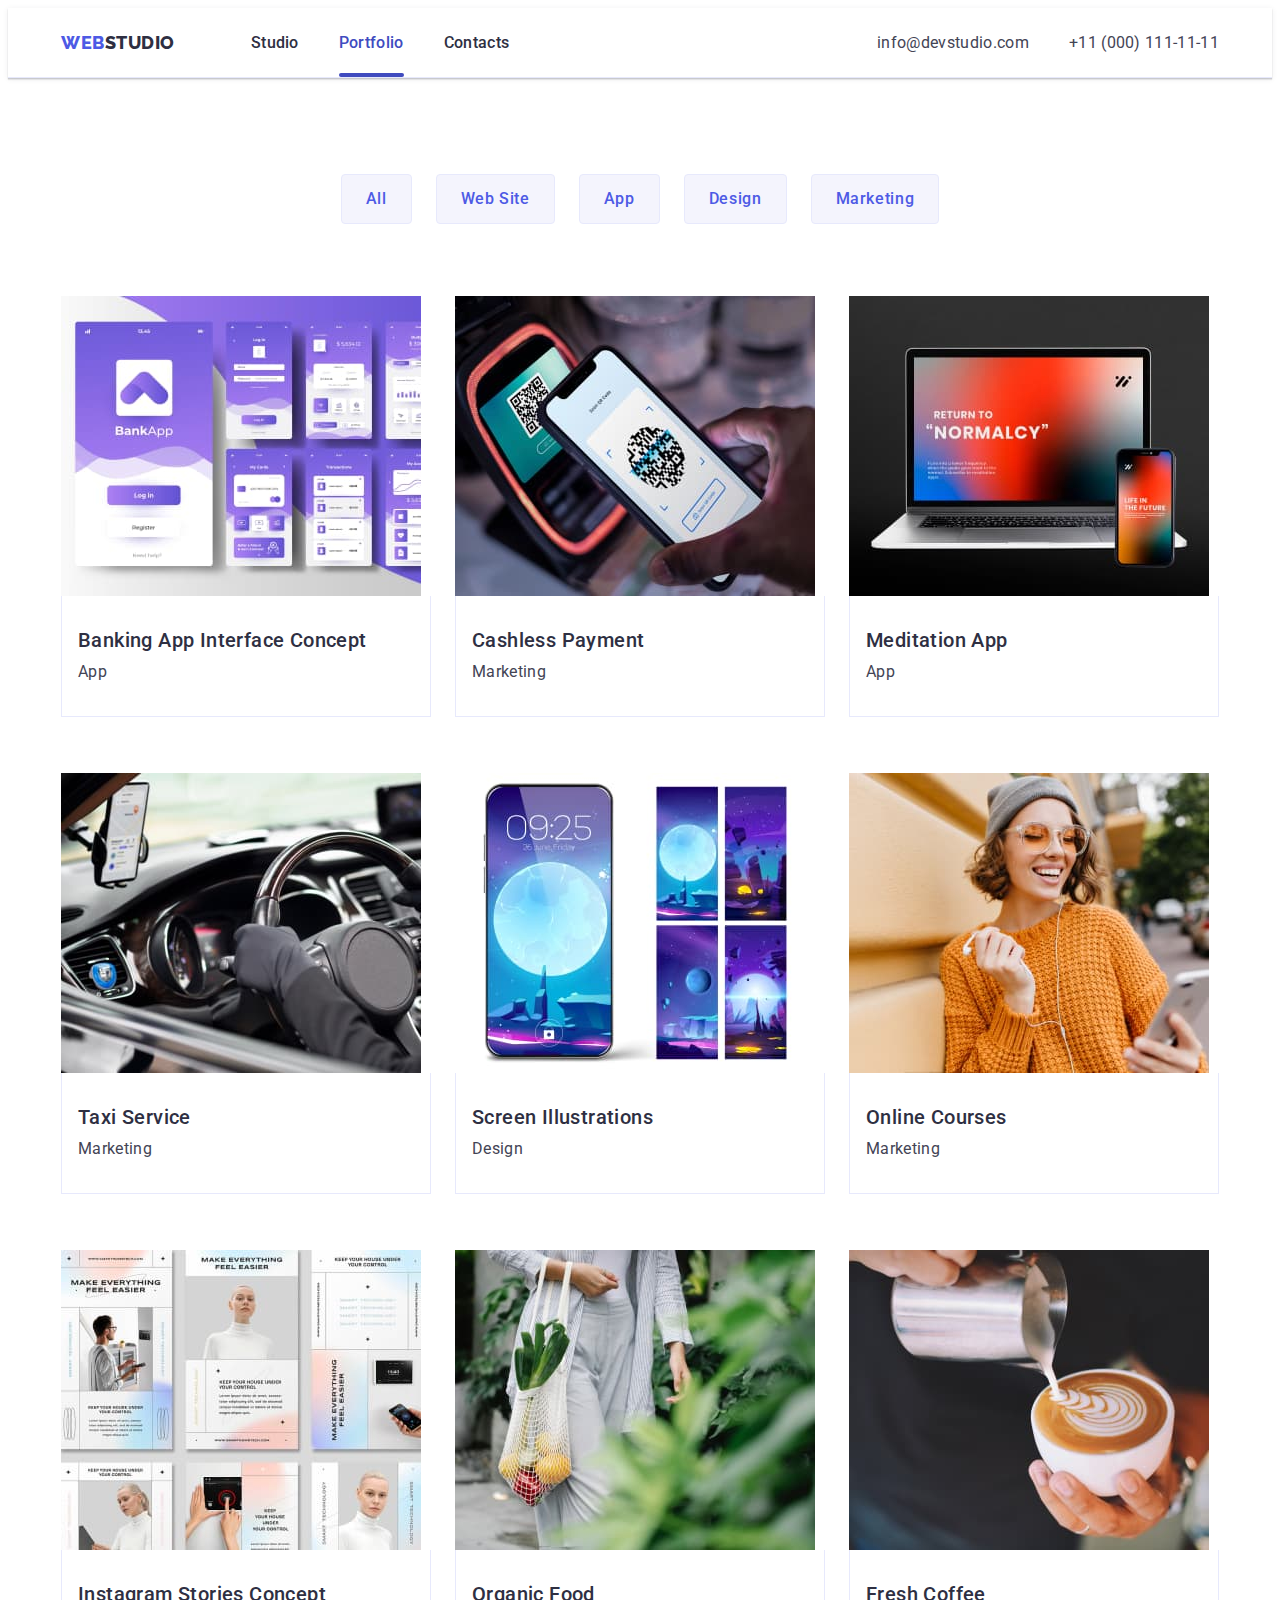
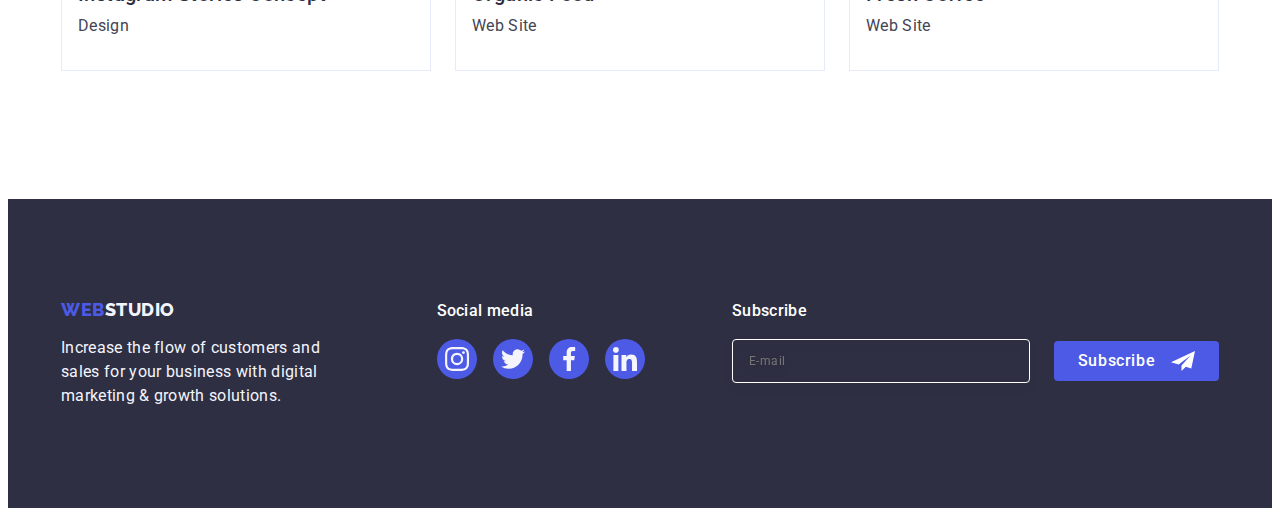
<file: portfolio.html>
<!DOCTYPE html>
<html lang="en">
  <head>
    <meta charset="UTF-8" />
    <meta name="viewport" content="width=device-width, initial-scale=1.0" />
    <title>Portfolio</title>
    <link rel="preconnect" href="https://fonts.googleapis.com" />
    <link rel="preconnect" href="https://fonts.gstatic.com" crossorigin />
    <link
      href="https://fonts.googleapis.com/css2?family=Raleway:wght@800&family=Roboto:wght@400;500;700&display=swap"
      rel="stylesheet"
    />
    <link
      rel="stylesheet"
      href="https://cdnjs.cloudflare.com/ajax/libs/modern-normalize/2.0.0/modern-normalize.min.css"
      integrity="sha512-4xo8blKMVCiXpTaLzQSLSw3KFOVPWhm/TRtuPVc4WG6kUgjH6J03IBuG7JZPkcWMxJ5huwaBpOpnwYElP/m6wg=="
      crossorigin="anonymous"
      referrerpolicy="no-referrer"
    />
    <link rel="stylesheet" href="css/styles.css" />
  </head>
  <body class="portfolio">
    <!-- Header -->
    <header class="headder-top">
      <div class="container nav-container">
        <nav class="link nav-headder">
          <a href="/" class="logo-link link"
            >Web<span class="link-header">Studio</span></a
          >

          <ul class="list hedder-menu">
            <li class="list-item">
              <a href="./index.html" class="nav-link link">Studio</a>
            </li>
            <li class="list-item">
              <a href="./portfolio.html" class="nav-link current link">Portfolio</a>
            </li>
            <li class="list-item">
              <a href="" class="nav-link link">Contacts</a>
            </li>
          </ul>
        </nav>

        <address class="address">
          <ul class="list adress-list">
            <li class="contact-link">
              <a href="maito:info@devstudio.com" class="contact-link link"
                >info@devstudio.com</a
              >
            </li>
            <li class="contact-link">
              <a href="tel:+110001111111" class="contact-link link"
                >+11 (000) 111-11-11</a
              >
            </li>
          </ul>
        </address>
      </div>
    </header>

    <!-- main content -->
    <!-- section 1 -->
    <main>
      <section class="section portfolio">
        <div class="container">
          <h1 class="visually-hidden">Apps</h1>
          <ul class="list portfolio-buuton">
            <li>
              <button type="button" class="button-portfolio">All</button>
            </li>
            <li>
              <button type="button" class="button-portfolio">Web Site</button>
            </li>
            <li>
              <button type="button" class="button-portfolio">App</button>
            </li>
            <li>
              <button type="button" class="button-portfolio">Design</button>
            </li>
            <li>
              <button type="button" class="button-portfolio">Marketing</button>
            </li>
          </ul>

          <ul class="list portfolio-apps">
            <li class="portfolio-apps-list link">
              <a href="" class="link portfolio-link">
                <div class="galery__thumb"><img
                  src="./images/img.jpg"
                  alt="Banking App Interface Concept"
                  width="360"
                  class="img"
                />
                <p class="galery__overlay">14 Stylish and User-Friendly App Design Concepts · Task Manager App · Calorie Tracker App · Exotic Fruit Ecommerce App · Cloud Storage App</p></div>

                <div class="portfolio-apps-text">
                  <h2 class="portfolio-title">Banking App Interface Concept</h2>
                  <p class="portfolio-text">App</p>
                </div>
              </a>
            </li>
            <li class="link portfolio-apps-list">
              <a href="" class="link portfolio-link">
                <div class="galery__thumb"><img
                  src="./images/cashless.jpg"
                  alt="Cashless Payment"
                  width="360"
                  class="img"
                />
                <p class="galery__overlay">14 Stylish and User-Friendly App Design Concepts · Task Manager App · Calorie Tracker App · Exotic Fruit Ecommerce App · Cloud Storage App</p></div>

                <div class="portfolio-apps-text">
                  <h2 class="portfolio-title">Cashless Payment</h2>
                  <p class="portfolio-text">Marketing</p>
                </div>
              </a>
            </li>
            <li class="link portfolio-apps-list">
              <a href="" class="link portfolio-link">
                <div class="galery__thumb"><img
                  src="./images/meditation.jpg"
                  alt="Meditation App"
                  width="360"
                  class="img"
                />
                <p class="galery__overlay">14 Stylish and User-Friendly App Design Concepts · Task Manager App · Calorie Tracker App · Exotic Fruit Ecommerce App · Cloud Storage App</p></div>

                <div class="portfolio-apps-text">
                  <h2 class="portfolio-title">Meditation App</h2>
                  <p class="portfolio-text">App</p>
                </div>
              </a>
            </li>
            <li class="link portfolio-apps-list">
              <a href="" class="link portfolio-link">
                <div class="galery__thumb"><img
                  src="./images/taxi.jpg"
                  alt="Taxi Service"
                  width="360"
                  class="img"
                />
                <p class="galery__overlay">14 Stylish and User-Friendly App Design Concepts · Task Manager App · Calorie Tracker App · Exotic Fruit Ecommerce App · Cloud Storage App</p></div>

                <div class="portfolio-apps-text">
                  <h2 class="portfolio-title">Taxi Service</h2>
                  <p class="portfolio-text">Marketing</p>
                </div>
              </a>
            </li>
            <li class="link portfolio-apps-list">
              <a href="" class="link portfolio-link">
                <div class="galery__thumb"><img
                  src="./images/screen.jpg"
                  alt="Screen Illustrations"
                  width="360"
                  class="img"
                />
                <p class="galery__overlay">14 Stylish and User-Friendly App Design Concepts · Task Manager App · Calorie Tracker App · Exotic Fruit Ecommerce App · Cloud Storage App</p></div>

                <div class="portfolio-apps-text">
                  <h2 class="portfolio-title">Screen Illustrations</h2>
                  <p class="portfolio-text">Design</p>
                </div>
              </a>
            </li>
            <li class="link portfolio-apps-list">
              <a href="" class="link portfolio-link">
                <div class="galery__thumb"><img
                  src="./images/online.jpg"
                  alt="Online Courses"
                  width="360"
                  class="img"
                />
                <p class="galery__overlay">14 Stylish and User-Friendly App Design Concepts · Task Manager App · Calorie Tracker App · Exotic Fruit Ecommerce App · Cloud Storage App</p></div>

                <div class="portfolio-apps-text">
                  <h2 class="portfolio-title">Online Courses</h2>
                  <p class="portfolio-text">Marketing</p>
                </div>
              </a>
            </li>
            <li class="link portfolio-apps-list">
              <a href="" class="link portfolio-link">
                <div class="galery__thumb"><img
                  src="./images/intagram.jpg"
                  alt="Instagram Stories Concept"
                  width="360"
                  class="img"
                />
                <p class="galery__overlay">14 Stylish and User-Friendly App Design Concepts · Task Manager App · Calorie Tracker App · Exotic Fruit Ecommerce App · Cloud Storage App</p></div>

                <div class="portfolio-apps-text">
                  <h2 class="portfolio-title">Instagram Stories Concept</h2>
                  <p class="portfolio-text">Design</p>
                </div>
              </a>
            </li>
            <li class="link portfolio-apps-list">
              <a href="" class="link portfolio-link">
                <div class="galery__thumb"><img
                  src="./images/organic.jpg"
                  alt="Organic Food"
                  width="360"
                  class="img"
                />
                <p class="galery__overlay">14 Stylish and User-Friendly App Design Concepts · Task Manager App · Calorie Tracker App · Exotic Fruit Ecommerce App · Cloud Storage App</p></div>

                <div class="portfolio-apps-text">
                  <h2 class="portfolio-title">Organic Food</h2>
                  <p class="portfolio-text">Web Site</p>
                </div>
              </a>
            </li>
            <li class="link portfolio-apps-list">
              <a href="" class="link portfolio-link">
                <div class="galery__thumb"><img
                  src="./images/fresh.jpg"
                  alt="Fresh Coffee"
                  width="360"
                  class="img"
                />
                <p class="galery__overlay">14 Stylish and User-Friendly App Design Concepts · Task Manager App · Calorie Tracker App · Exotic Fruit Ecommerce App · Cloud Storage App</p></div>

                <div class="portfolio-apps-text">
                  <h2 class="portfolio-title">Fresh Coffee</h2>
                  <p class="portfolio-text">Web Site</p>
                </div>
              </a>
            </li>
          </ul>
        </div>
      </section>
    </main>
    <!-- footer -->
    <footer class="footer">
      <div class="container main-footer">
        <div class="container-footer">
          <a
            href="/"
            class="logo-footer logo-link-footer link"
            style="display: inline-block"
            >Web<span class="link-footer">Studio</span></a
          >
          <p class="text-footer">
            Increase the flow of customers and sales for your business with
            digital marketing & growth solutions.
          </p>
        </div>
        <div class="footer__social">
          <p class="footer__social-title">Social media</p>
          <ul class="footer-social-list list">
            <li class="footer-social-item">
              <a
                href=""
                class="footer-socials-link link"
                target="_blank"
                rel="noopener noreferrer"
              >
                <svg class="social-links__icon" width="24" height="24">
                  <use href="./images/icons.svg#icon-instagram"></use>
                </svg>
              </a>
            </li>
            <li class="footer-social-item">
              <a
                href=""
                class="footer-socials-link link"
                target="_blank"
                rel="noopener noreferrer"
              >
                <svg class="social-links__icon" width="24" height="24">
                  <use href="./images/icons.svg#icon-twitter"></use>
                </svg>
              </a>
            </li>
            <li class="footer-social-item">
              <a
                href=""
                class="footer-socials-link link"
                target="_blank"
                rel="noopener noreferrer"
              >
                <svg class="social-links__icon" width="24" height="24">
                  <use href="./images/icons.svg#icon-facebook"></use>
                </svg>
              </a>
            </li>
            <li class="footer-social-item">
              <a
                href=""
                class="footer-socials-link link"
                target="_blank"
                rel="noopener noreferrer"
              >
                <svg class="social-links__icon" width="24" height="24">
                  <use href="./images/icons.svg#icon-linkedin"></use>
                </svg>
              </a>
            </li>
          </ul>
        </div>
        <div class="footer-subscribe">
          <p class="footer-subsribe-text">Subscribe</p>
          <form class="form-footer">
            <label aria-label="footer-email-input" class="footer-label">
              <input
                class="footer-input"
                type="email"
                name="footer-email"
                placeholder="E-mail"
              />
            </label>
            <button class="footer-btn" type="submit">
              Subscribe
              <svg class="footer-subscribe-icon" width="24" height="24">
                <use href="./images/icons.svg#icon-Frame-3-1"></use>
              </svg>
            </button>
          </form>
        </div>
      </div>
    </footer>
  </body>
</html>
</file>
<file: css/styles.css>
:root {
    --main-color: #434455;
    --link-color: #2e2f42;
    --logo-color: #4d5ae5;
    --span-color: #2e2f42;
    --contact-color: #434455;
    --transition-props: 250ms cubic-bezier(0.4, 0, 0.2, 1);
    --backdrop-bg: rgba(46, 47, 66, 0.40);
    --pressed-state-color: #404bbf;
    --color-light-slate: rgba(142, 143, 153, 1);
    --color-navy-blue-modal: rgba(46, 47, 66, 0.4);
    --color-cloud: rgba(244, 244, 253, 1);
}

body.main {
    color: #434455;
    background-color: #FFFFFF;
    font-family: "Roboto", sans-serif;
    width: 100%;
}


h1, h2, h3, h4, h5, h6, p{
    margin: 0;
  }

img {
    display: block;
    max-width: 100%;
    height: auto;
}

input,
textarea,
button {
  font: inherit;
}

button {
  cursor: pointer;
  font-family: inherit;
  color: currentColor;
}
/* site nav */
.container {
    max-width: 1158px;
    padding-left: 16px;
    padding-right: 16px; 
    margin-left:  auto;
    margin-right: auto;
}

@media screen and (min-width: 428px) {
    .container {
      width: 428px;
    }
}

@media screen and (min-width: 768px) {
    .container {
      width: 768px;
    }
} 
@media screen and (min-width: 1158px) {
    .container {
      width: 1158px;
      padding: 0 15px;
    }
}

.nav-container {
    display: flex;
    align-items: center;
    justify-content: space-between;
}
.nav-headder {
  display: flex;
  align-items: center;
}

.headder-top {
    border-bottom: 1px solid #e7e9fc;
    box-shadow: 0px 2px 1px rgba(46, 47, 66, 0.08), 
    0px 1px 1px rgba(46, 47, 66, 0.16), 
    0px 1px 6px rgba(46, 47, 66, 0.08);
}

.link {
    text-decoration: none;
}
.logo-link {
    margin-right: 76px;
    padding: 24px 0;
    font-family: Raleway, sans-serif;
    color: var(--iris, #4d5ae5);
    font-size: 18px;
    font-weight: 800;
    line-height: 1.17;
    letter-spacing: 0.54px;
    text-transform: uppercase;
}

@media screen and (min-width: 768px) {
    .logo-link {
      margin-right: 120px;
    }
}
  
@media screen and (min-width: 1158px) {
    .logo-link {
      margin-right: 76px;
    }
}

.link-header {
    color: var(--navyblue, #2E2F42);
    font-family: "Raleway", sans-serif;
    font-size: 18px;
    font-style: normal;
    font-weight: 800;
    line-height: 21px;
    letter-spacing: 0.54px;
    text-transform: uppercase;
    line-height: 1.17
}

.list {
    list-style: none;
    padding: 0;
    margin: 0;
}

@media screen and (max-width: 767px) {
    .hedder-menu {
      display: none;
    }
}
  
@media screen and (min-width: 768px) {
    .hedder-menu {
      display: flex;
      align-items: center;
      gap: 40px;
    }
}

@media screen and (min-width: 768px) {
    .nav-container {
      padding-top: 0;
      padding-bottom: 0;
    }
}

.list-item {
    color: #2e2f42;
    font-weight: 500;
    font-size: 16px;
    line-height: 1.5;
    letter-spacing: 0.02em;
    display: block;
}
.list-item:hover {
    color: #404bbf;
}

.list-item:focus{
    color: #404bbf;
}

.nav-link {
    color: #2e2f42;
    font-weight: 500;
    font-size: 16px;
    line-height: 1.5;
    letter-spacing: 0.02em;
    transition: color 0.3s ease;
    padding: 24px 0;
    transition: color 250ms cubic-bezier(0.4, 0, 0.2, 1);
}

.current {
    position: relative;
    color: #404bbf;
    
}

.current::after {
    position: absolute;
    bottom: -1px;
    left: 0;
    height: 4px;
    width: 100%;
    content: '';
    border-radius: 2px;
    background-color: #404bbf;
    display: block;
  }
.nav-link:focus {
    color: #404bbf;
}

.nav-link:hover {
    color: #404bbf;
}

address {
    font-style: normal;
}

.adress-list {
    display: flex;
    gap: 40px;
}

@media screen and (max-width: 767px) {
.adress-list {
      display: none;
    }
}
  
@media screen and (min-width: 767px) and (max-width: 1157px) {
    .adress-list {
      display: flex;
      flex-direction: column;
      gap: 12px;
    }
}
  
@media screen and (min-width: 1158px) {
    .adress-list {
      display: flex;
      align-items: center;
      gap: 40px;
    }
}

.contact-list {
  display: block;
  padding: 24px 0;
}
.contact-link {
  font-size: 16px;
  line-height: 1.5;
  letter-spacing: 0.02em;
  color: #434455;
  transition: color 250ms cubic-bezier(0.4, 0, 0.2, 1);
}

@media screen and (min-width: 1158px) {
    .contact-link {
      font-size: 16px;
      line-height: 1.5;
      letter-spacing: 0.02em;
    }
}

.contact-link {
    text-decoration: none;
}
.contact-link:hover,
.contact-link:focus {
    color: #404bbf;
}

/* mobile menu */
.menu-open__button {
    background-color: transparent;
    border: none;

}
.menu-open__button:hover,
.menu-open__button:focus {
    border: 1px solid #2E2F42;
}

@media screen and (min-width: 768px) {
    .menu-open__button {
      display: none;
    }
}
  
.menu-container {
  display: flex;
  flex-direction: column;
  justify-content: space-between;
  position: fixed;
  top: 0;
  left: 0;
  width: 100%;
  height: 100%;
  padding: 80px 35px 40px 40px;
  background-color: #fcfcfc;
  z-index: 999;

  transform: translateX(100%);
  transition: transform 250ms cubic-bezier(0.4, 0, 0.2, 1);
}
  
.menu-container.is-open {
    transform: translateX(0);
}

.menu-close__button {
    cursor: pointer;
    position: absolute;
    top: 24px;
    right: 24px;
  
    padding: 0;
    width: 24px;
    height: 24px;
    border-radius: 50%;
    background-color: #E7E9FC;
    border: 1px solid rgba(0, 0, 0, 0.1);
  
    display: flex;
    align-items: center;
    justify-content: center;
  
    transition: background-color 250ms cubic-bezier(0.4, 0, 0.2, 1),
      border 250ms cubic-bezier(0.4, 0, 0.2, 1);
}
  
.menu-close__button:hover,
.menu-close__button:focus {
    background-color:#404BBF;
    border: none;
    fill:#ffffff;
}
  
.menu-close__icon {
    fill: #2E2F42;
    transition: fill 250ms cubic-bezier(0.4, 0, 0.2, 1);
}
  
.menu-close__icon:hover .menu-close__icon,
.menu-close__icon:focus .menu-close__icon {
    fill: #ffffff;
}

.mobile-menu__list {
  display: flex;
  flex-direction: column;
  gap: 40px;
  
}
  
.mobile-menu__item {
}
  
.mobile-menu__link-main {
    font-size: 36px;
    font-weight: 700;
    line-height: 1.11em;
    letter-spacing: 0.72px;
    text-transform: capitalize;
  
    color: #404BBF;
}
  
.mobile-menu__link {
    font-size: 36px;
    font-weight: 700;
    line-height: 1.11em;
    letter-spacing: 0.72px;
    text-transform: capitalize;
  
    color: #2E2F42;
}
  
.mobile-menu__bottom {
    display: flex;
    flex-direction: column;
    gap: 48px;
}
  
.mobile-menu__contacts-list {
    display: flex;
    flex-direction: column;
    gap: 40px;
}
  
.mobile-menu__contacts-phone {
    font-size: 36px;
    font-style: normal;
    font-weight: 700;
    line-height: 1.11em;
    letter-spacing: 0.72px;
    text-transform: capitalize;
    text-decoration: none;
    color: #404BBF;
}
  
.mobile-menu__contacts-mail {
    font-size: 20px;
    font-style: normal;
    font-weight: 500;
    line-height: 1.2em;
    letter-spacing: 0.4px;
  
    color: #2E2F42;
}
  
.mobile-menu__socials-list {
    max-width: 328px;
    display: flex;
    justify-content: space-between;
    padding-left: 0;
  }
  
.mobile-menu__socials-item {
    width: 40px;
    height: 40px;
  }
/* main */
.custom-section{
    margin: 0 auto;
    padding: 188px 0;
    background-size: cover;
  background-repeat: no-repeat;
  background-position: center;
  background-image: linear-gradient(rgba(46, 47, 66, 0.7),
        rgba(46, 47, 66, 0.7)), url(../images/background/hero-mobile-1x.jpg);
        margin: 0;
}

@media screen and (min-width: 1158px) {
    .custom-section {
      padding: 188px 0;
      max-width: 1158px;
    padding-left: 15px;
    padding-right: 15px; 
    margin-left:  auto;
    margin-right: auto;
    }
}
  
@media (min-device-pixel-ratio: 2),
    (min-resolution: 192dpi),
    (min-resolution: 2dppx) {
    .custom-section {
      background-image: linear-gradient(
          rgba(46, 47, 66, 0.7),
          rgba(46, 47, 66, 0.7)
        ),
        url("../images/background/hero-mobile-2x.jpg");
    }
}
  
@media screen and (min-width: 768px) {
    .custom-section {
      background-image: linear-gradient(
          rgba(46, 47, 66, 0.7),
          rgba(46, 47, 66, 0.7)
        ),
        url("../images/background/hero-tablet-1x.jpg");
    }
  
@media (min-device-pixel-ratio: 2),
      (min-resolution: 192dpi),
      (min-resolution: 2dppx) {
      .custom-section {
        background-image: linear-gradient(
            rgba(46, 47, 66, 0.7),
            rgba(46, 47, 66, 0.7)
          ),
          url("../images/background/hero-tablet-2x.jpg");
      }
    }
}
  
@media screen and (min-width: 1158px) {
    .custom-section {
      max-width: 1400px;
      background-image: linear-gradient(
          rgba(46, 47, 66, 0.7),
          rgba(46, 47, 66, 0.7)
        ),
        url("../images/background/hero-desktop-1x.jpg");
}
@media (min-device-pixel-ratio: 2),
      (min-resolution: 192dpi),
      (min-resolution: 2dppx) {
      .custom-section {
        background-image: linear-gradient(
            rgba(46, 47, 66, 0.7),
            rgba(46, 47, 66, 0.7)
          ),
          url("../images/background/hero-desktop-2x.jpg");
      }
    }
}
.hero-text {
    color: #ffffff;
    margin: 0 auto 72px;

    text-align: center;
    font-size: 36px;
    font-weight: 700;
    line-height: 1.11em;
    letter-spacing: 0.045em;
}

@media screen and (min-width: 768px) {
  .hero-text {
    max-width: 549px;

    font-size: 56px;
    font-weight: 700;
    line-height: 1.07;
    letter-spacing: 0.07em;
    margin: 0 auto 36px;
  }
}

@media screen and (min-width: 1158px) {
  .hero-text {
    margin: 0 auto 48px;
  }
}


.hero-button {
    background-color: #4D5AE5; 
    display: block;
    min-width: 169px;
    font-family: "Roboto", sans-serif;
    font-weight: 500;
    font-size: 16px;
    line-height: 1.5;
    letter-spacing: 0.04em;
    color: #ffffff;
    cursor: pointer;
    height: 56px;
    border: none;
   border-radius: 4px;
   margin-top: 48px;
  margin: 0 auto ;
  min-width: 169px;
  transition: background-color 250ms cubic-bezier(0.4, 0, 0.2, 1);
}

.hero-button:hover {
    background: var(--ocean, #404BBF);
}
.hero-button:focus {
    background: var(--ocean, #404BBF);
}

/* section two */
.section-two {
    padding: 96px 0;
}

@media screen and (min-width: 1158px) {
    .section-two {
      padding: 120px 0;
    }
}

.section-two-list {
    display: flex;
  flex-direction: column;
  gap: 72px;
}

@media screen and (min-width: 768px) {
    .section-two-list {
      display: flex;
      flex-direction: row;
      flex-wrap: wrap;
      row-gap: 72px;
      column-gap: 24px;
    }
}
  
@media screen and (min-width: 1158px) {
    .section-two-list {
      flex-wrap: nowrap;
      gap: 24px;
    }
}
  
@media screen and (min-width: 768px) {
    .section-two-list-order {
      width: calc((100% - 24px) / 2);
    }
}
  
@media screen and (min-width: 1158px) {
    .section-two-list-order {
      width: calc((100% - 72px) / 4);
    }
}

.features__icon-thumb {
    display: none;
}

@media screen and (min-width: 1158px) {
    .features__icon-thumb {
      display: flex;
      align-items: center;
      justify-content: center;
      height: 112px;
      background-color: #F4F4FD;
      border-radius: 4px;
      margin-bottom: 8px;
    }
}

.visually-hidden {
    position: absolute;
    width: 1px;
    height: 1px;
    margin: -1px;
    border: 0;
    padding: 0;
    white-space: nowrap;
    clip-path: inset(100%);
    clip: rect(0 0 0 0);
    overflow: hidden;
}
.section-two-title {
  margin-bottom: 8px;

  font-size: 36px;
  font-weight: 700;
  line-height: 1.11em;
  letter-spacing: 0.72px;
  color: #2e2f42;

  text-align: center;
  text-transform: capitalize;
}

@media screen and (min-width: 768px) {
    .section-two-title {
      text-align: left;
    }
}

@media screen and (min-width: 1158px) {
    .section-two-title {
      margin-bottom: 8px;
  
      font-size: 20px;
      font-weight: 500;
      line-height: 1.2;
      letter-spacing: 0.02em;
      color: #2e2f42;
    }
}
.section-two-text {
    color: var(--slate, #434455);
    font-size: 16px;
    font-weight: 400;
    line-height: 1.5;
    letter-spacing: 0.02em;
}

@media screen and (min-width: 1158px) {
    .section-two-text {
      font-weight: 400;
    }
}
/* section 3 */
.section-three {
    padding-bottom: 120px;
    padding-top: 0;
}
@media screen and (max-width: 1157px) {
    .section-three {
      display: none;
    }
  }
  
  @media screen and (min-width: 1158px) {
    .section-three {
      padding-bottom: 120px;
    }
}
.section-three-title {
    color: var(--navyblue, #2E2F42);
    text-align: center;
    font-size: 36px;
    font-weight: 700;
    line-height: 1.11;
    letter-spacing: 0.02em;
    text-transform: capitalize;
    margin-bottom: 72px; 
}

.section-thee-list {
    display: flex;
    gap: 24px;
}

.section-thee-list-order {
    width: calc((100% - 48px) / 3);
}
/* section 4 */
.section-our-team {
    background: var(--cloud, #F4F4FD);
    padding: 96px 0;;
}

@media screen and (min-width: 1158px) {
    .section-our-team {
      padding: 120px 0;
    }
}

.section-four-tile {
    color: var(--navyblue, #2E2F42);
    text-align: center;
    font-size: 36px;
    font-weight: 700;
    line-height: 1.11;
    letter-spacing: 0.02em;
    text-transform: capitalize;
    margin-bottom: 72px;
}

.section-our-team-list {
    display: flex;
  flex-direction: column;
  justify-content: center;
  align-items: center;
  gap: 72px;
}

@media screen and (min-width: 768px) {
    .section-our-team-list  {
      display: flex;
      flex-direction: row;
      flex-wrap: wrap;
      column-gap: 24px;
      row-gap: 64px;
    }
}
  
@media screen and (min-width: 1158px) {
    .section-our-team-list  {
      flex-wrap: nowrap;
    }
}

.our-team {
   background-color: #FFFFFF;
    border-radius: 0px 0px 4px 4px;
    box-shadow: 0px 2px 1px 0px rgba(46, 47, 66, 0.08), 0px 1px 1px 0px rgba(46, 47, 66, 0.16), 0px 1px 6px 0px rgba(46, 47, 66, 0.08);
}

.team-name {
    padding-top: 32px;
  padding-bottom: 32px;
  border-radius: 0px 0px 4px 4px;
}
.our-team-name {
    font-weight: 500;
    font-size: 20px;
    line-height: 1.2;
    letter-spacing: 0.02em;
    color: #2e2f42;
    text-align: center;
    margin-bottom: 8px;
}
.our-team-text {
    text-align: center;
    margin-bottom: 8px;
}
  .social-links {
    display: flex;
    justify-content: center;
    align-items: center;
    gap: 24px;
    margin-left: 16px;
    margin-right: 16px;
  }
.social-links__thumb {
    width: 40px;
  height: 40px;
}
  .social-links__link {
    display: flex;
  align-items: center;
  justify-content: center;
  position: relative;
  width: 100%;
  height: 100%;
  background-color: #4D5AE5;
  border-radius: 50%;
  cursor: pointer;
  transition: background-color 250ms cubic-bezier(0.4, 0, 0.2, 1);
  }

  .social-links__icon {
    position: absolute;
    top: 50%;
    left: 50%;
    transform: translate(-50%, -50%);
    fill: #f4f4fd;
  }
 .social-links__link:hover {
    background-color: #404bbf;
  } 
  .social-links__link:focus {
    background-color: #404bbf;
  }
  
  /* section 5 */
.customers {
    padding: 96px 0;
}

@media screen and (min-width: 1158px) {
    .customers {
      padding: 120px 0;
    }
  }
  
  @media screen and (min-width: 768px) and (max-width: 1157px) {
    .customers-container {
      max-width: 584px;
    }
}

.customers__title {
    margin-bottom: 72px;
    color: var(--navyblue, #2E2F42);
text-align: center;
font-size: 36px;
font-weight: 700;
line-height: 40px;
letter-spacing: 0.72px;
text-transform: capitalize;
line-height: 1.11;
}

.customers__list {
  display: flex;
  flex-direction: row;
  flex-wrap: wrap;
  gap: 16px;
  row-gap: 72px;
}

@media screen and (min-width: 768px) {
    .customers__list {
      gap: 24px;
      row-gap: 72px;
    }
  }
  
  @media screen and (min-width: 1158px) {
    .customers__list {
      gap: 24px;
    }
  }
  
  .customers-list-item {
    width: calc((100% - 16px) / 2);
    height: 88px;
  }
  
  @media screen and (min-width: 768px) {
    .customers-list-item {
      width: calc((100% - 48px) / 3);
    }
  }
  
  @media screen and (min-width: 1158px) {
    .customers-list-item{
      width: calc((100% - 120px) / 6);
    }
}

.customers__item {
     flex-grow: 1;
     padding: 16px 0;
     border: 1px solid #8E8F99;
     border-radius: 4px;
     text-align: center;
}

.customers__link {
  display: flex;
  align-items: center;
  justify-content: center;
  width: 100%;
  height: 100%;
  color: #8e8f99;
  border-radius: 4px;
  border: 1px solid #8e8f99;
  transition: border-color 250ms cubic-bezier(0.4, 0, 0.2, 1),
    color 250ms cubic-bezier(0.4, 0, 0.2, 1);
  cursor: pointer;
  }

.customers__icon {
    fill: currentColor;
}

.customers__link:hover, 
.customers__link:focus {
    color: var(--pressed-state-color);
    border: 1px solid var(--pressed-state-color);
}

/* footer */
.footer {
    background: var(--navyblue, #2E2F42);
    padding: 96px 0;
}

@media screen and (min-width: 1158px) {
    .footer {
      padding: 100px 0;
    }
}

.main-footer {
    display: flex;
  flex-direction: column;
  gap: 72px;
  align-items: center;
  text-align: center;
}
@media screen and (min-width: 768px) {
    .main-footer {
      flex-direction: row;
      flex-wrap: wrap;
      align-items: start;
      text-align: start;
      gap: 0;
      width: 552px;
    }
  }
  
  @media screen and (min-width: 1158px) {
    .main-footer {
      width: 1158px;
      align-items: baseline;
      justify-content: space-between;
    }
  }
  
  @media screen and (min-width: 768px) and (max-width: 1157px) {
    .logo-footer {
      width: 264px;
    }
}
.container-footer {
  margin-right: 24px;
}
.logo-footer {
    display: inline-block;
    margin-bottom: 16px;
}
.logo-link-footer {
    font-family: Raleway, sans-serif;
    color: var(--iris, #4d5ae5);
    font-size: 18px;
    font-weight: 800;
    line-height: 1.17;
    letter-spacing: 0.54px;
    text-transform: uppercase;
}
.link-footer {
    color: var(--cloud, #F4F4FD);
    font-family: Raleway;
    font-size: 18px;
    font-style: normal;
    font-weight: 800;
    line-height: 21px;
    letter-spacing: 0.54px;
    text-transform: uppercase;
}

.text-footer {
    color: #f4f4fd;
    font-size: 16px;
    font-weight: 400;
    line-height: 1.5; 
    letter-spacing: 0.32px;
    max-width: 264px;
}

.footer__social-title {
    font-weight: 500;
    font-size: 16px;
    line-height: 1.5;
    letter-spacing: 0.02em;
    color: white;
    margin-bottom: 16px;
}

.footer-social-list {
    display: flex;
    gap: 16px;
}

.footer-social-item {
    width: 40px;
    height: 40px;
}
  .footer-socials-link {
    display: flex;
    position: relative;
    width: 100%;
    height: 100%;
    background-color: #4d5ae5;
    border-radius: 50%;
    cursor: pointer;
    align-items: center;
    justify-content: center;
    transition: background-color 250ms cubic-bezier(0.4, 0, 0.2, 1);
  }
.footer-socials-link:hover,
  .footer-socials-link:focus {
    background-color: #31d0aa;
  }



@media screen and (min-width: 768px) and (max-width: 1157px) {
    .footer-subscribe {
      margin-top: 72px;
    }
}

.footer-subsribe-text {
    color: var(--white, #FFF);
    font-size: 16px;
    font-weight: 500;
    line-height: 24px;
    letter-spacing: 0.32px;
    margin-bottom: 16px;
}
.form-footer {
    display: flex;
    flex-direction: column;
    align-items: center;
    gap: 16px;
}

@media screen and (min-width: 768px) {
    .form-footer{
      flex-direction: row;
      gap: 24px;
    }
}

.footer-label {
}
.footer-input {
    color: var(--white, #FFF);
    font-size: 12px;
    font-weight: 400;
    line-height: 1.5;
    letter-spacing: 0.48px;
    padding-left: 16px;
    padding-right: 16px;
    background-color: transparent;
    border-radius: 4px;
    border: 1px solid white;
    filter: drop-shadow(0px 4px 4px rgba(0, 0, 0, 0.15));
    outline: transparent;
    transition: border-color 250ms cubic-bezier(0.4, 0, 0.2, 1);
    width: 264px;
    height: 40px;
}

@media screen and (min-width: 428px) {
    .footer-input {
      width: 396px;
    }
}
  
@media screen and (min-width: 768px) {
    .footer-input {
      width: 264px;
    }
}

.footer-btn {
    display: flex;
    justify-content: center;
    align-items: center;
    font-family: inherit;
    cursor: pointer;
    border-radius: 4px;
    background-color: var(--logo-color);
    min-width: 165px;
    height: 40px;
    color:white;
    font-size: 16px;
    line-height:1.5;
    font-weight: 500;
    letter-spacing: 0.04em;
    border: none;
    transition: background-color 250ms cubic-bezier(0.4, 0, 0.2, 1);
}

.footer-btn:hover,
.footer-btn:focus {
    color: var(--pressed-state-color);
}
.footer-subscribe-icon {
    fill: white;
    margin-left: 16px;
}
/* portfolio */
body.portfolio {
    color: #434455;
    font-family: "Roboto", sans-serif;
}

.section {
    padding-top: 96px; 
    padding-bottom: 120px;
}
.portfolio-buuton {
    display: flex;
    justify-content: center;
    gap: 24px;
    margin-bottom: 72px;
}
.button-portfolio {
    font-family: "Roboto", sans-serif;
    font-weight: 500;
    font-size: 16px;
    line-height: 1.5;
    letter-spacing: 0.04em;
    color: #4d5ae5;
    background-color:#F4F4FD;
    cursor: pointer;
    display: block;
    padding: 12px 24px;
    border: 1px solid #e7e9fc;
    border-radius: 4px;
    transition: color 250ms cubic-bezier(0.4, 0, 0.2, 1),
    background-color 250ms cubic-bezier(0.4, 0, 0.2, 1),
     border-color 250ms cubic-bezier(0.4, 0, 0.2, 1),
     box-shadow 250ms cubic-bezier(0.4, 0, 0.2, 1);
}

.button-portfolio:hover {
    color: #FFFFFF;
    background-color: #404BBF;
    border: 1px solid transparent;
    box-shadow: 0px 2px 2px 0px rgba(0, 0, 0, 0.12),
    0px 2px 1px 0px rgba(0, 0, 0, 0.08), 0px 3px 1px 0px rgba(0, 0, 0, 0.1);
}

.button-portfolio:focus {
    color: #FFFFFF;
    background-color: #404BBF;
    border: 1px solid transparent;
    box-shadow: 0px 2px 2px 0px rgba(0, 0, 0, 0.12),
    0px 2px 1px 0px rgba(0, 0, 0, 0.08), 0px 3px 1px 0px rgba(0, 0, 0, 0.1);
}

.portfolio-apps {
    display: flex;
    flex-wrap: wrap; 
    column-gap: 24px;
    row-gap: 48px;
}

.portfolio-apps-list {
    width: calc((100% - 48px) / 3);
    background: white;
}

.portfolio-apps-text {
    padding: 32px 16px;
    border: 1px solid #e7e9fc;
    border-top: none;
    margin-bottom: 8px;
}
.portfolio-title {
    font-weight: 500;
    font-size: 20px;
    line-height: 1.2;
    letter-spacing: 0.02em;
    color: #2e2f42;
    margin-bottom: 8px;
}

.portfolio-text {
    font-size: 16px;
    line-height: 1.5;
    letter-spacing: 0.02em;
    color: #434455;
}

.galery__thumb {
    position: relative;
    overflow: hidden;
}  

.galery__overlay {
    position: absolute;
    top: 0;
    background-color: #4d5ae5;
    height: 100%;
    padding: 40px 32px;
    transform: translateY(100%);
    transition: transform 250ms cubic-bezier(0.4, 0, 0.2, 1);
    color: #f4f4fd;;
    line-height: 1.5;
    letter-spacing: 0.02em;
}
.portfolio-link {
    display: block;
    transition: box-shadow 250ms cubic-bezier(0.4, 0, 0.2, 1);
}
.portfolio-link:focus, .portfolio-link:hover {
    box-shadow: 0px 1px 6px rgba(46, 47, 66, 0.08),
    0px 1px 1px rgba(46, 47, 66, 0.16), 0px 2px 1px rgba(46, 47, 66, 0.08);
}
.portfolio-link:hover .galery__overlay {
    transform: translateY(0);
  }
  .portfolio-link:focus .galery__overlay {
    transform: translateY(0);
  }

/* modal */
.backdrop {
    position: fixed;
    width: 100%;
    height: 100%;
    background: rgba(46, 47, 66, 0.4);
    top: 0;
    transition: opacity 250ms cubic-bezier(0.4, 0, 0.2, 1),
      visibility 250ms cubic-bezier(0.4, 0, 0.2, 1);
}

.is-hidden {
    opacity: 0;
    visibility: hidden;
    pointer-events: none;
}

.modal {
    position: absolute;
  width: 408px;
  min-height: 584px;
  background-color: #fcfcfc;
  border-radius: 4px;
  box-shadow: 0px 2px 1px 0px rgba(0, 0, 0, 0.2),
    0px 1px 3px 0px rgba(0, 0, 0, 0.12), 0px 1px 1px 0px rgba(0, 0, 0, 0.14);
  top: 50%;
  left: 50%;
  transform: translate(-50%, -50%);
  transition: transform 250ms cubic-bezier(0.4, 0, 0.2, 1);
  padding: 72px 24px 24px 24px;
}

@media screen and (max-width: 427px) {
    .modal {
      max-width: 320px;
      overflow-y: scroll;
    }
}
  
@media screen and (min-width: 768px) {
    .modal {
      max-width: 408px;
    }
}

.modal-button-close {
    display: flex;
  align-items: center;
  justify-content: center;
  position: absolute;
  width: 24px;
  height: 24px;
  border-radius: 50%;
  color: #e7e9fc;
  stroke-width: 1px;
  stroke: rgba(0, 0, 0, 0.1);
  top: 24px;
  right: 24px;
  border: none;
  cursor: pointer;
  background-color: #e7e9fc;
  border: 1px solid rgba(0, 0, 0, 0.1);
  padding: 0;
  transition: background-color 250ms cubic-bezier(0.4, 0, 0.2, 1),
    border 250ms cubic-bezier(0.4, 0, 0.2, 1);
}

.svg-close {
    position: absolute;
    fill: #2e2f42;
    top: 50%;
    left: 50%;
    transform: translate(-50%, -50%);
    transition: fill 250ms cubic-bezier(0.4, 0, 0.2, 1);
  }
  .modal-button-close:hover,
  .modal-button-close:focus {
    background-color: #404bbf;
    border: none;
  }
  .modal-button-close:hover .svg-close,
  .modal-button-close:focus .svg-close {
    fill: white;
}

.modal-title {
    color: var(--navyblue, #2E2F42);
    text-align: center;
    font-size: 16px;
    font-weight: 500;
    line-height: 24px;
    letter-spacing:0.02em;
    margin-bottom: 16px;
}

.modal-label {
    display: block;  
  color: var(--color-light-slate);
  margin-bottom: 4px;
  font-size: 12px;
  line-height:1.17;
  letter-spacing: 0.04em;
}
.modal-icon-wrap {
    position: relative;
}
.modal-input {
    border: 1px solid rgba(46, 47, 66, 0.4);
    width: 100%;
    border-radius: 4px;
    background-color: transparent;
    height: 40px;
    padding-left: 38px;
    padding-right: 10px;
    outline: transparent;
    transition: border-color 250ms cubic-bezier(0.4, 0, 0.2, 1);
}

.modal-input:focus + .modal-icon{
    fill: #4D5AE5;
}

.modal-icon {
    fill: #2E2F42;
    position: absolute;
    top: 50%;
    left:  16px;
    transform: translateY(-50%);
    transition: fill 250ms cubic-bezier(0.4, 0, 0.2, 1);
}
.modal-input:focus {
    border-color: #4D5AE5;
}
.lable-container {
margin-bottom: 8px;
}
.user-conteiner {
    margin-bottom: 16px;
}
.modal-content {
    width: 100%;
    border-radius: 4px;
    border: 1px solid #2E2F42;
    height: 120px;
    padding:8px 16px;
    outline: transparent;
    background-color: transparent;
    font-size: 12px;
    line-height: 1.17; 
    letter-spacing: 0.04em;
    color: rgba(46, 47, 66, 0.4);
    border: 1px solid rgba(46, 47, 66, 0.4);
    transition: border-color 250ms cubic-bezier(0.4, 0, 0.2, 1);
    resize: none;
}

.modal-content:focus {
    border-color: #4D5AE5;
}

.modal-content::placeholder{
    color: var(--color-navy-blue-modal);
    font-size: 12px;
    font-weight: 400;
    line-height:1.16;
    letter-spacing: 0.04em;
}
.checkbox-conteiner {
    margin-bottom: 24px;
}

.modal-checkbox-text {
    font-size: 12px;
    line-height: 1.17;
    letter-spacing:0.04em;
    color: var(--color-light-slate);
}

.modal-checkbox-link {
    font-size: 12px;
    color: var(--logo-color);
    font-weight: 400;
    line-height:1.14;
    letter-spacing:0.04em;
    text-decoration: underline;
}
.modal-btn-item {
    min-width: 169px;
    cursor: pointer;
    font-family: inherit;
    background-color:#4D5AE5;
    color: white;
    text-align: center;
    font-size: 16px;
    font-weight: 500;
    line-height: 1.5;
    letter-spacing:0.04em;
    box-shadow: 0px 4px 4px 0px rgba(0, 0, 0, 0.15);
    border-radius: 4px;
    padding: 16px 32px;
    border: none;
    display: block;
    margin: 0 auto;
    transition-property: background-color;
    transition-duration: 250ms;
    transition-timing-function: cubic-bezier(0.4, 0, 0.2, 1);
}

.modal-btn-item:hover,
.modal-btn-item:focus {
  background-color: var(--pressed-state-color);
}

.modal-checkbox-text span {
    display: inline-flex;
    justify-content: center;
    align-items: center;
    width: 16px;
    height: 16px;
    border: 1px solid rgba(46, 47, 66, 0.40);
    border-radius: 2px;
    margin-right: 8px;
    fill: transparent;
    transition: background-color 250ms cubic-bezier(0.4, 0, 0.2, 1), border 250ms cubic-bezier(0.4, 0, 0.2, 1) , fill 250ms cubic-bezier(0.4, 0, 0.2, 1);
}
.modal-checkbox:checked + .modal-checkbox-text span {
    background-color: var(--pressed-state-color);
    border: none;
    fill: var(--color-cloud);
}
.modal-checkbox:focus + .modal-checkbox-text span {
    border-color: var(--pressed-state-color);}
</file>
